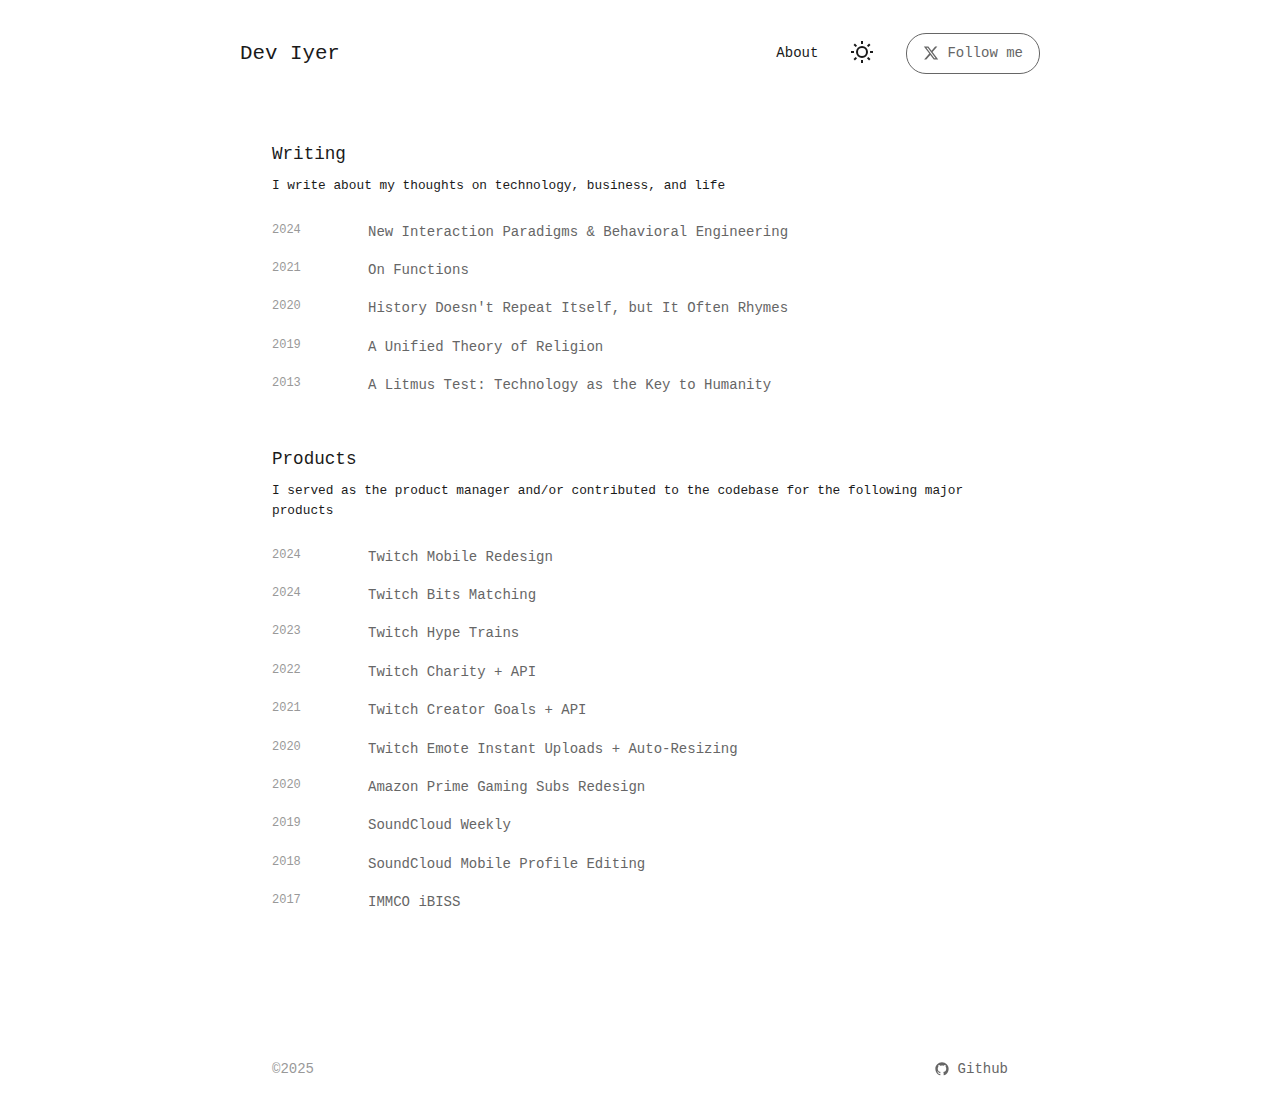
<file: index.html>
<!DOCTYPE html>
<html lang="en">
<head>
    <meta charset="UTF-8">
    <meta name="viewport" content="width=device-width, initial-scale=1.0">
    <meta name="description" content="Dev Iyer - Product Manager and Founder of Graph based in San Francisco. Previously built products at Twitch, SoundCloud, and Amazon.">
    <meta name="keywords" content="Dev Iyer, Product Manager, San Francisco, Twitch, SoundCloud, Graph, Technology">
    <meta name="author" content="Dev Iyer">
    
    <!-- Open Graph / Social Media Meta Tags -->
    <meta property="og:title" content="Dev Iyer - Product Manager & Founder">
    <meta property="og:description" content="Product Manager and Founder of Graph based in San Francisco. Previously built products at Twitch, SoundCloud, and Amazon.">
    <meta property="og:type" content="website">
    <meta property="og:url" content="https://deviyer.com">
    
    <!-- Twitter Card Meta Tags -->
    <meta name="twitter:card" content="summary">
    <meta name="twitter:title" content="Dev Iyer - Product Manager & Founder">
    <meta name="twitter:description" content="Product Manager and Founder of Graph based in San Francisco. Previously built products at Twitch, SoundCloud, and Amazon.">
    
    <title>Dev Iyer</title>
    <link rel="stylesheet" href="styles.css">
    <script type="application/ld+json">
    {
      "@context": "https://schema.org",
      "@type": "Person",
      "name": "Dev Iyer",
      "url": "https://deviyer.com",
      "jobTitle": "Founder",
      "worksFor": {
        "@type": "Organization",
        "name": "Graph"
      },
      "sameAs": [
        "https://x.com/dev1yer",
        "https://github.com/midaz"
      ]
    }
    </script>
</head>
<body class="dark">
    <header>
        <div class="header-content">
            <h1>Dev Iyer</h1>
            <nav>
                <a href="about.html">About</a>
                <button id="theme-toggle" aria-label="Toggle theme">
                    <svg class="sun-icon" viewBox="0 0 24 24" width="24" height="24">
                        <path fill="currentColor" d="M12 18a6 6 0 1 1 0-12 6 6 0 0 1 0 12zm0-2a4 4 0 1 0 0-8 4 4 0 0 0 0 8zM11 1h2v3h-2V1zm0 19h2v3h-2v-3zM3.515 4.929l1.414-1.414L7.05 5.636 5.636 7.05 3.515 4.93zM16.95 18.364l1.414-1.414 2.121 2.121-1.414 1.414-2.121-2.121zm2.121-14.85l1.414 1.415-2.121 2.121-1.414-1.414 2.121-2.121zM5.636 16.95l1.414 1.414-2.121 2.121-1.414-1.414 2.121-2.121zM23 11v2h-3v-2h3zM4 11v2H1v-2h3z"/>
                    </svg>
                </button>
                <a href="https://x.com/dev1yer" target="_blank" rel="noopener" class="twitter-link">
                    <svg class="twitter-icon" viewBox="0 0 24 24" aria-label="X (formerly Twitter) Icon">
                        <path fill="currentColor" d="M18.244 2.25h3.308l-7.227 8.26 8.502 11.24H16.17l-5.214-6.817L4.99 21.75H1.68l7.73-8.835L1.254 2.25H8.08l4.713 6.231zm-1.161 17.52h1.833L7.084 4.126H5.117z"/>
                    </svg>
                    Follow me
                </a>
            </nav>
        </div>
    </header>

    <main>
        <section class="content-section">
            <h2>Writing</h2>
            <h4>I write about my thoughts on technology, business, and life</h4>

            <div class="articles">
                <article>
                    <span class="year">2024</span>
                    <a href="https://substack.com/home/post/p-156073834" target="_blank">New Interaction Paradigms & Behavioral Engineering</a>
                </article>
                <article>
                    <span class="year">2021</span>
                    <a href="https://medium.com/@devpiyer/f7dbf66b785b" target="_blank">On Functions</a>
                </article>
                <article>
                    <span class="year">2020</span>
                    <a href="articles/history-rhymes.html" target="_blank">History Doesn't Repeat Itself, but It Often Rhymes</a>
                </article>
                <article>
                    <span class="year">2019</span>
                    <a href="https://medium.com/@devpiyer/a-unified-theory-of-religion-148fc1672701" target="_blank">A Unified Theory of Religion</a>
                </article>
                <article>
                    <span class="year">2013</span>
                    <a href="articles/a-litmus-test.html" target="_blank">A Litmus Test: Technology as the Key to Humanity
                    </a>
                </article>
            </div>
        </section>

        <section class="content-section">
            <h2>Products</h2>
            <h4>I served as the product manager and/or contributed to the codebase for the following major products</h4>
            <div class="articles">
                <article>
                    <span class="year">2024</span>
                    <a href="#" target="_blank">Twitch Mobile Redesign</a>
                </article>
                <article>
                    <span class="year">2024</span>
                    <a href="https://blog.twitch.tv/en/2023/12/13/it-s-time-for-the-end-of-year-bonus-round/" target="_blank">Twitch Bits Matching</a>
                </article>
                <article>
                    <span class="year">2023</span>
                    <a href="https://www.hawkinson.design/hype-train-alltime-high" target="_blank">Twitch Hype Trains</a>
                </article>
                <article>
                    <span class="year">2022</span>
                    <a href="https://www.hawkinson.design/twitchcharity" target="_blank">Twitch Charity + API</a>
                </article>
                <article>
                    <span class="year">2021</span>
                    <a href="https://www.hawkinson.design/community-goals" target="_blank">Twitch Creator Goals + API</a>
                </article>
                <article>
                    <span class="year">2020</span>
                    <a href="https://www.reddit.com/r/Twitch/comments/h15yu7/affiliates_in_good_standing_are_now_eligible_for/" target="_blank">Twitch Emote Instant Uploads + Auto-Resizing</a>
                </article>
                <article>
                    <span class="year">2020</span>
                    <a href="https://gaming.amazon.com/home?primeSignupMarketplace=ATVPDKIKX0DER" target="_blank">Amazon Prime Gaming Subs Redesign</a>
                </article>
                <article>
                    <span class="year">2019</span>
                    <a href="https://bit.ly/4jVWfst" target="_blank">SoundCloud Weekly</a>
                </article>
                <article>
                    <span class="year">2018</span>
                    <a href="https://bit.ly/40Vxa8t" target="_blank">SoundCloud Mobile Profile Editing</a>
                </article>
                <article>
                    <span class="year">2017</span>
                    <a href="https://www.immcoinc.com/ibiss" target="_blank">IMMCO iBISS</a>
                </article>
            </div>
        </section>
    </main>
    <footer>
        ©2025
        <a href="https://github.com/midaz" target="_blank" class="github-link">
            <svg class="github-icon" viewBox="0 0 24 24" aria-hidden="true">
                <path fill="currentColor" d="M12 2C6.477 2 2 6.477 2 12c0 4.42 2.865 8.167 6.839 9.49.5.092.682-.217.682-.482 0-.237-.008-.866-.013-1.7-2.782.604-3.369-1.34-3.369-1.34-.454-1.156-1.11-1.464-1.11-1.464-.908-.62.069-.608.069-.608 1.003.07 1.531 1.03 1.531 1.03.892 1.529 2.341 1.087 2.91.832.092-.647.35-1.088.636-1.338-2.22-.253-4.555-1.11-4.555-4.943 0-1.091.39-1.984 1.029-2.683-.103-.253-.446-1.271.098-2.65 0 0 .84-.269 2.75 1.025A9.564 9.564 0 0112 6.844c.85.004 1.705.115 2.504.337 1.909-1.294 2.747-1.025 2.747-1.025.546 1.379.202 2.397.1 2.65.64.699 1.028 1.592 1.028 2.683 0 3.842-2.339 4.687-4.566 4.935.359.309.678.919.678 1.852 0 1.336-.012 2.415-.012 2.743 0 .267.18.578.688.48C19.137 20.164 22 16.418 22 12c0-5.523-4.477-10-10-10z"/>
            </svg>
            Github
        </a>
    </footer>
    <script src="script.js"></script>
</body>
</html>
</file>
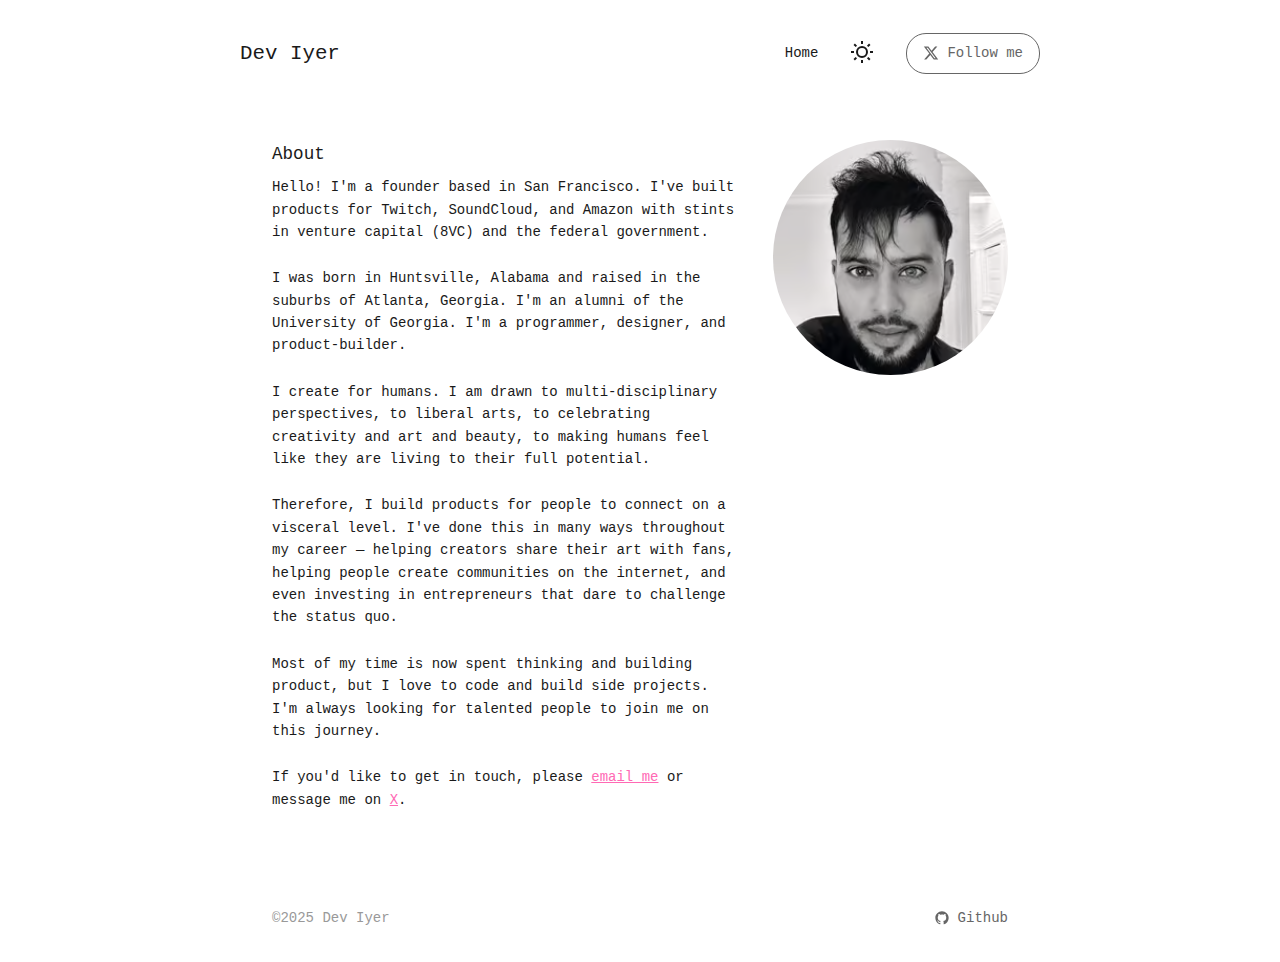
<file: about.html>
<!DOCTYPE html>
<html lang="en">
<head>
    <meta charset="UTF-8">
    <meta name="viewport" content="width=device-width, initial-scale=1.0">
    <meta name="description" content="About Dev Iyer - Product Manager and Founder based in San Francisco. Learn about my background, philosophy, and current work building Graph.">
    <meta name="keywords" content="Dev Iyer, Product Manager, San Francisco, Graph, Technology, About">
    <meta name="author" content="Dev Iyer">
    
    <!-- Open Graph / Social Media Meta Tags -->
    <meta property="og:title" content="About Dev Iyer - Product Manager & Founder">
    <meta property="og:description" content="Learn about Dev Iyer's background, philosophy, and current work building Graph in San Francisco.">
    <meta property="og:type" content="website">
    <meta property="og:url" content="https://deviyer.com/about.html">
    
    <!-- Twitter Card Meta Tags -->
    <meta name="twitter:card" content="summary">
    <meta name="twitter:title" content="About Dev Iyer">
    <meta name="twitter:description" content="Learn about Dev Iyer's background, philosophy, and current work building Graph in San Francisco.">
    
    <!-- Favicon -->
    <link rel="icon" type="image/x-icon" href="/assets/favicon/favicon.ico">
    <link rel="icon" type="image/png" sizes="32x32" href="/assets/favicon/favicon-32x32.png">
    <link rel="icon" type="image/png" sizes="16x16" href="/assets/favicon/favicon-16x16.png">
    <link rel="apple-touch-icon" sizes="180x180" href="/assets/favicon/apple-touch-icon.png">
    <meta name="theme-color" content="#ff69b4">
    
    <title>About - Dev Iyer</title>
    <link rel="stylesheet" href="styles.css">
    
    <!-- Preconnect to external domains -->
    <link rel="preconnect" href="https://x.com">
    <link rel="preconnect" href="https://github.com">
    
    <script type="application/ld+json">
    {
      "@context": "https://schema.org",
      "@type": "AboutPage",
      "mainEntity": {
        "@type": "Person",
        "name": "Dev Iyer",
        "jobTitle": "Founder",
        "worksFor": {
          "@type": "Organization",
          "name": "Graph"
        },
        "alumniOf": "University of Georgia",
        "birthPlace": "Huntsville, Alabama"
      }
    }
    </script>
</head>
<body class="dark">
    <header>
        <div class="header-content">
            <h1>Dev Iyer</h1>
            <nav>
                <a href="index.html">Home</a>
                <button id="theme-toggle" aria-label="Toggle dark/light theme">
                    <svg class="sun-icon" viewBox="0 0 24 24" width="24" height="24" aria-hidden="true">
                        <path fill="currentColor" d="M12 18a6 6 0 1 1 0-12 6 6 0 0 1 0 12zm0-2a4 4 0 1 0 0-8 4 4 0 0 0 0 8zM11 1h2v3h-2V1zm0 19h2v3h-2v-3zM3.515 4.929l1.414-1.414L7.05 5.636 5.636 7.05 3.515 4.93zM16.95 18.364l1.414-1.414 2.121 2.121-1.414 1.414-2.121-2.121zm2.121-14.85l1.414 1.415-2.121 2.121-1.414-1.414 2.121-2.121zM5.636 16.95l1.414 1.414-2.121 2.121-1.414-1.414 2.121-2.121zM23 11v2h-3v-2h3zM4 11v2H1v-2h3z"/>
                    </svg>
                </button>
                <a href="https://x.com/dev1yer" target="_blank" rel="noopener" class="twitter-link" aria-label="Follow me on X (formerly Twitter)">
                    <svg class="twitter-icon" viewBox="0 0 24 24" aria-hidden="true">
                        <path fill="currentColor" d="M18.244 2.25h3.308l-7.227 8.26 8.502 11.24H16.17l-5.214-6.817L4.99 21.75H1.68l7.73-8.835L1.254 2.25H8.08l4.713 6.231zm-1.161 17.52h1.833L7.084 4.126H5.117z"/>
                    </svg>
                    Follow me
                </a>
            </nav>
        </div>
    </header>

    <main class="about-page">
        <div class="about-content">
            <div class="about-text">
                <h2>About</h2>
                <p class="mb-4">Hello! I'm a founder based in San Francisco. I've built products for Twitch, SoundCloud, and Amazon with stints in venture capital (8VC) and the federal government.</p>
                
                <p class="mb-4">I was born in Huntsville, Alabama and raised in the suburbs of Atlanta, Georgia. I'm an alumni of the University of Georgia. I'm a programmer, designer, and product-builder.</p>
                
                <p class="mb-4">I create for humans. I am drawn to multi-disciplinary perspectives, to liberal arts, to celebrating creativity and art and beauty, to making humans feel like they are living to their full potential.</p>
                
                <p class="mb-4">Therefore, I build products for people to connect on a visceral level. I've done this in many ways throughout my career — helping creators share their art with fans, helping people create communities on the internet, and even investing in entrepreneurs that dare to challenge the status quo.</p>   
                
                <p class="mb-4">Most of my time is now spent thinking and building product, but I love to code and build side projects. I'm always looking for talented people to join me on this journey.</p>
                
                <p>If you'd like to get in touch, please <a href="mailto:devpiyer@gmail.com">email me</a> or message me on <a href="https://x.com/dev1yer" target="_blank" rel="noopener">X</a>.</p>
            </div>
            <div class="profile-image">
                <img 
                    src="assets/images/about/deviyer.png" 
                    alt="Dev Iyer - Product Manager and Founder" 
                    width="400" 
                    height="400"
                    loading="lazy"
                />
            </div>
        </div>
    </main>
    <footer>
        <span>©2025 Dev Iyer</span>
        <a href="https://github.com/midaz" target="_blank" rel="noopener" class="github-link">
            <svg class="github-icon" viewBox="0 0 24 24" aria-hidden="true">
                <path fill="currentColor" d="M12 2C6.477 2 2 6.477 2 12c0 4.42 2.865 8.167 6.839 9.49.5.092.682-.217.682-.482 0-.237-.008-.866-.013-1.7-2.782.604-3.369-1.34-3.369-1.34-.454-1.156-1.11-1.464-1.11-1.464-.908-.62.069-.608.069-.608 1.003.07 1.531 1.03 1.531 1.03.892 1.529 2.341 1.087 2.91.832.092-.647.35-1.088.636-1.338-2.22-.253-4.555-1.11-4.555-4.943 0-1.091.39-1.984 1.029-2.683-.103-.253-.446-1.271.098-2.65 0 0 .84-.269 2.75 1.025A9.564 9.564 0 0112 6.844c.85.004 1.705.115 2.504.337 1.909-1.294 2.747-1.025 2.747-1.025.546 1.379.202 2.397.1 2.65.64.699 1.028 1.592 1.028 2.683 0 3.842-2.339 4.687-4.566 4.935.359.309.678.919.678 1.852 0 1.336-.012 2.415-.012 2.743 0 .267.18.578.688.48C19.137 20.164 22 16.418 22 12c0-5.523-4.477-10-10-10z"/>
            </svg>
            Github
        </a>
    </footer>
    <script src="script.js"></script>
</body>
</html>
</file>
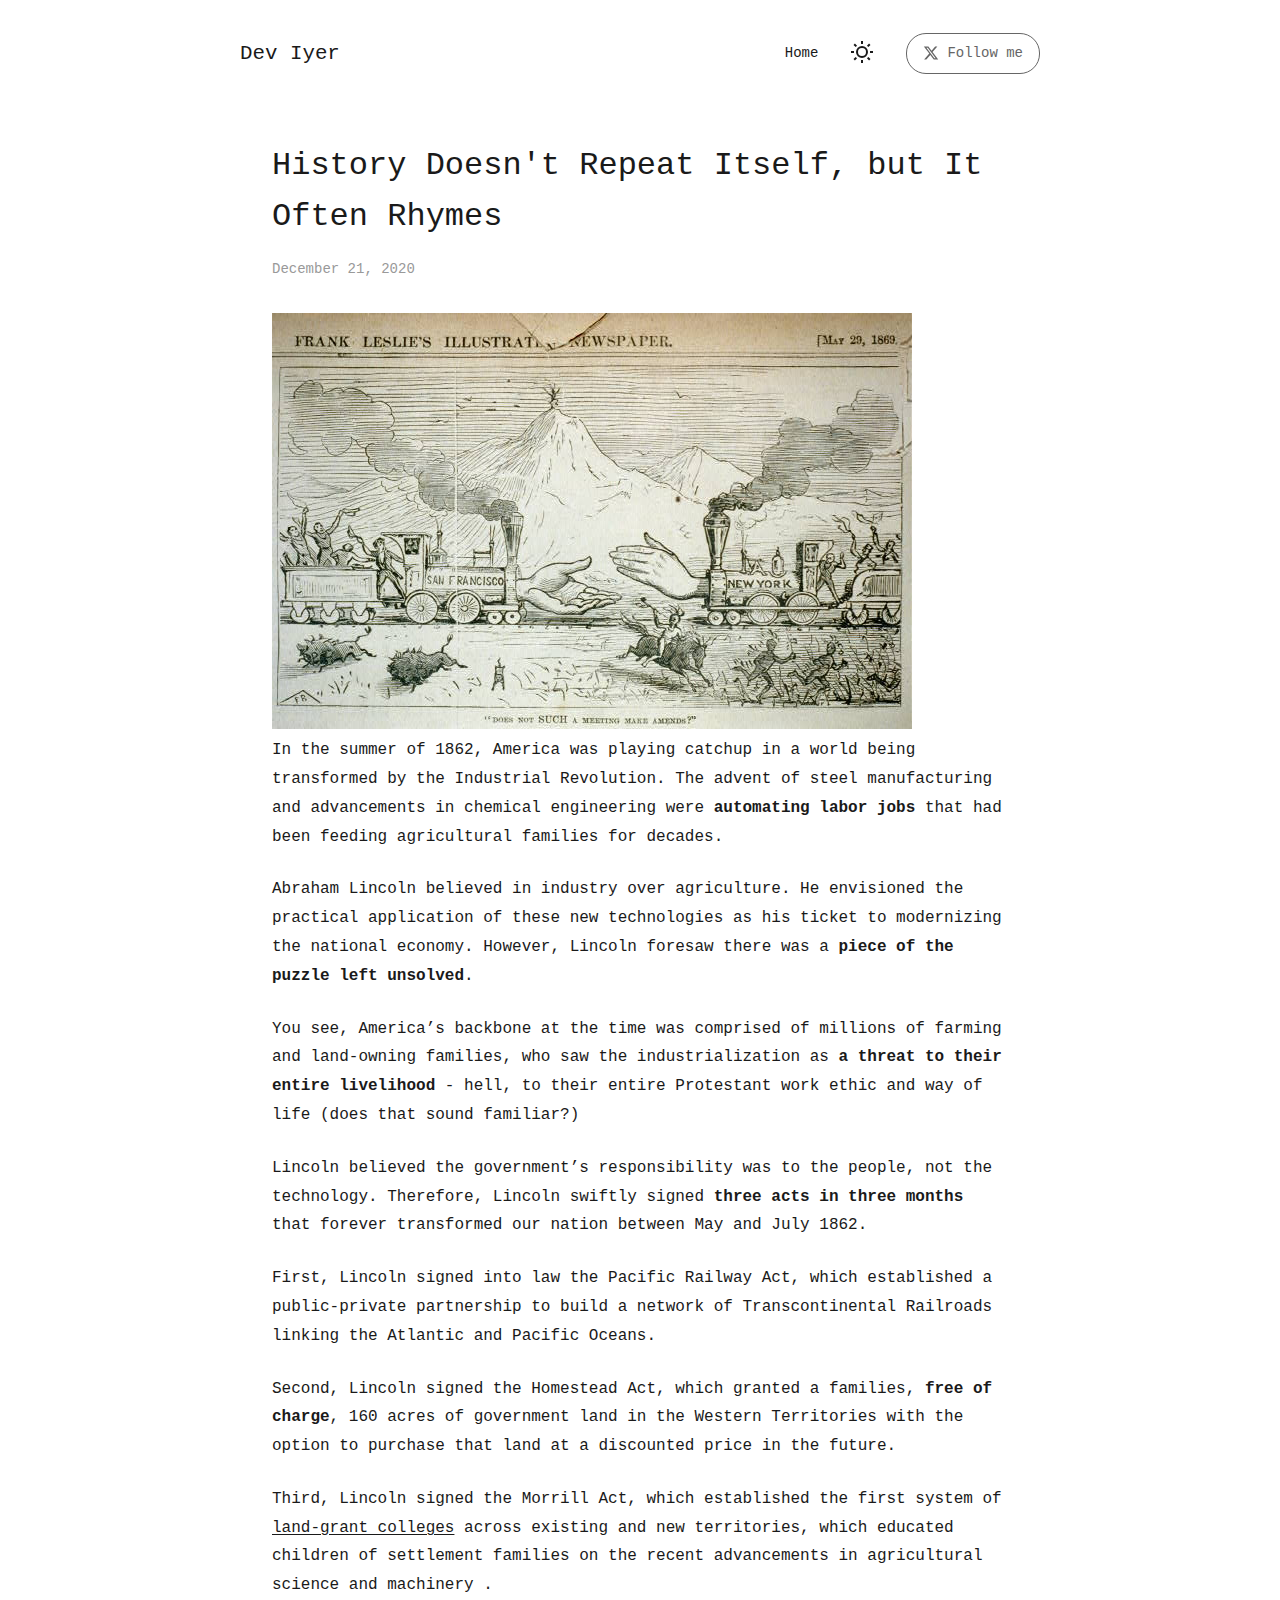
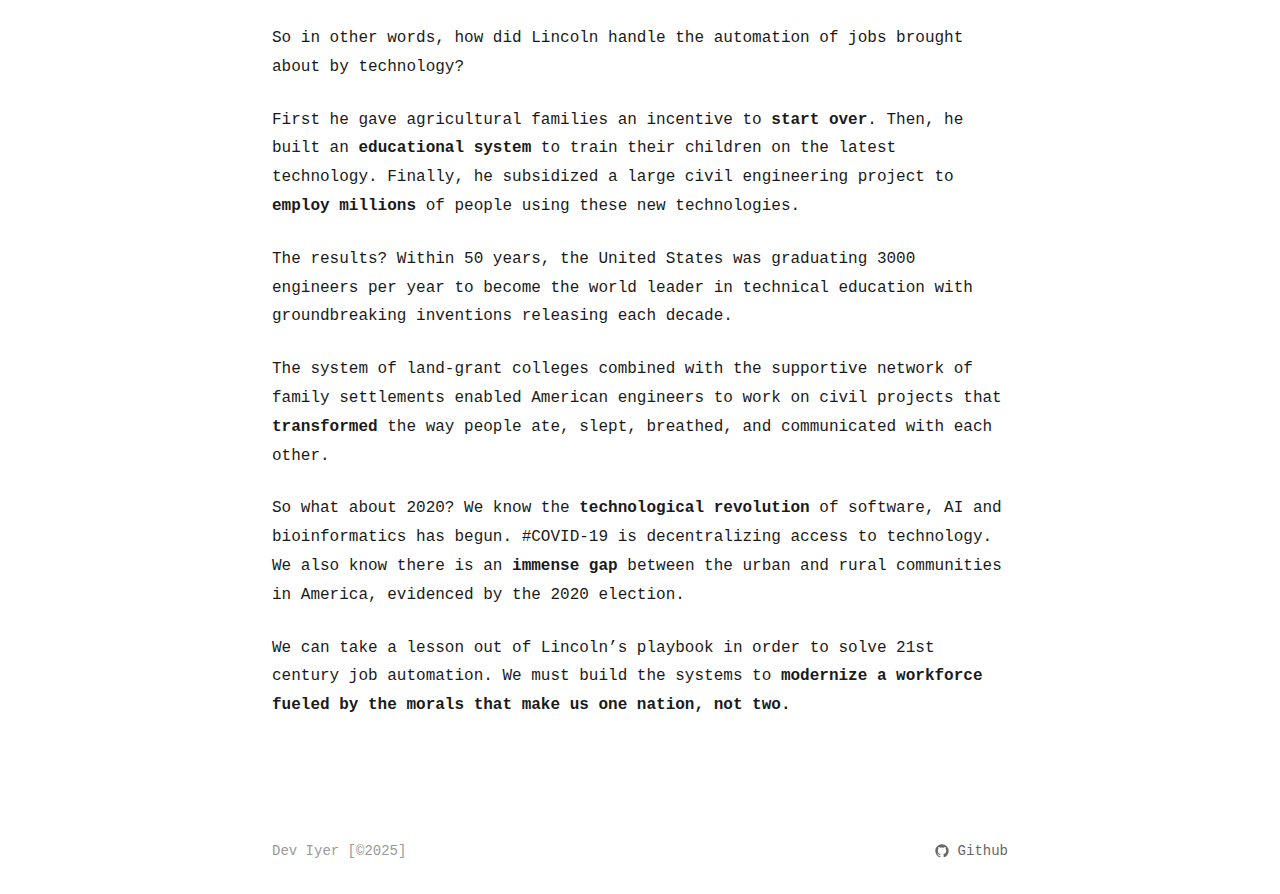
<file: articles/history-rhymes.html>
<!DOCTYPE html>
<html lang="en">
<head>
    <meta charset="UTF-8">
    <meta name="viewport" content="width=device-width, initial-scale=1.0">
    <title>History Doesn't Repeat Itself, but It Often Rhymes</title>
    <link rel="stylesheet" href="../styles.css">
</head>
<body class="dark">
    <header>
        <div class="header-content">
            <h1>Dev Iyer</h1>
            <nav>
                <a href="../index.html">Home</a>
                <button id="theme-toggle" aria-label="Toggle theme">
                    <svg class="sun-icon" viewBox="0 0 24 24" width="24" height="24">
                        <path fill="currentColor" d="M12 18a6 6 0 1 1 0-12 6 6 0 0 1 0 12zm0-2a4 4 0 1 0 0-8 4 4 0 0 0 0 8zM11 1h2v3h-2V1zm0 19h2v3h-2v-3zM3.515 4.929l1.414-1.414L7.05 5.636 5.636 7.05 3.515 4.93zM16.95 18.364l1.414-1.414 2.121 2.121-1.414 1.414-2.121-2.121zm2.121-14.85l1.414 1.415-2.121 2.121-1.414-1.414 2.121-2.121zM5.636 16.95l1.414 1.414-2.121 2.121-1.414-1.414 2.121-2.121zM23 11v2h-3v-2h3zM4 11v2H1v-2h3z"/>
                    </svg>
                </button>
                <a href="https://x.com/dev1yer" target="_blank" class="twitter-link">
                    <svg class="twitter-icon" viewBox="0 0 24 24" aria-hidden="true">
                        <path fill="currentColor" d="M18.244 2.25h3.308l-7.227 8.26 8.502 11.24H16.17l-5.214-6.817L4.99 21.75H1.68l7.73-8.835L1.254 2.25H8.08l4.713 6.231zm-1.161 17.52h1.833L7.084 4.126H5.117z"/>
                    </svg>
                    Follow me
                </a>
            </nav>
        </div>
    </header>

    <main class="article-page">
        <article>
            <h1 class="article-title">History Doesn't Repeat Itself, but It Often Rhymes</h1>
            <div class="article-metadata">
                <span class="article-date">December 21, 2020</span>
            </div>
            <!-- Simple image -->
            <img src="../assets/images/article-images/pra.jpg" alt="System Architecture Diagram">
            <div class="article-content">
                <p><span>In the summer of 1862, America was playing catchup in a world being transformed by the Industrial Revolution. The advent of steel manufacturing and advancements in chemical engineering were </span><strong>automating labor jobs</strong><span> that had been feeding agricultural families for decades.&nbsp;</span></p><p><span>Abraham Lincoln believed in industry over agriculture. He envisioned the practical application of these new technologies as his ticket to modernizing the national economy. However, Lincoln foresaw there was a </span><strong>piece of the puzzle left unsolved</strong><span>.&nbsp;</span></p><p><span>You see, America’s backbone at the time was comprised of millions of farming and land-owning families, who saw the industrialization as </span><strong>a threat to their entire livelihood</strong><span> - hell, to their entire Protestant work ethic and way of life (does that sound familiar?)</span></p><p><span>Lincoln believed the government’s responsibility was to the people, not the technology. Therefore, Lincoln swiftly signed </span><strong>three acts in three months</strong><span> that forever transformed our nation between May and July 1862.&nbsp;</span></p><p>First, Lincoln signed into law the Pacific Railway Act, which established a public-private partnership to build a network of Transcontinental Railroads linking the Atlantic and Pacific Oceans.&nbsp;</p><p><span>Second, Lincoln signed the Homestead Act, which granted a families, </span><strong>free of charge</strong><span>, 160 acres of government land in the Western Territories with the option to purchase that land at a discounted price in the future.&nbsp;</span></p><p><span>Third, Lincoln signed the Morrill Act, which established the first system of </span><a href="https://en.wikipedia.org/wiki/Morrill_Land-Grant_Acts#/media/File:Land_Grant_Colleges_Map.svg" rel="nofollow ugc noopener">land-grant colleges</a><span> across existing and new territories, which educated children of settlement families on the recent advancements in agricultural science and machinery .&nbsp;</span></p><p>So in other words, how did Lincoln handle the automation of jobs brought about by technology?</p><p><span>First he gave agricultural families an incentive to </span><strong>start over</strong><span>. Then, he built an </span><strong>educational system </strong><span>to train their children on the latest technology. Finally, he subsidized a large civil engineering project to </span><strong>employ millions</strong><span> of people using these new technologies.</span></p><p>The results? Within 50 years, the United States was graduating 3000 engineers per year to become the world leader in technical education with groundbreaking inventions releasing each decade.&nbsp;</p><p><span>The system of land-grant colleges combined with the supportive network of family settlements enabled American engineers to work on civil projects that </span><strong>transformed</strong><span> the way people ate, slept, breathed, and communicated with each other.</span></p><p><span>So what about 2020? We know the </span><strong>technological revolution</strong><span> of software, AI and bioinformatics has begun. #COVID-19 is decentralizing access to technology. We also know there is an </span><strong>immense gap</strong><span> between the urban and rural communities in America, evidenced by the 2020 election.&nbsp;</span></p><p><span>We can take a lesson out of Lincoln’s playbook in order to solve 21st century job automation. We must build the systems to </span><strong>modernize a workforce fueled by the morals that make us one nation, not two.&nbsp;</strong></p>
            </div>
        </article>
    </main>

    <footer>
        Dev Iyer [©2025]
        <a href="https://github.com/midaz" target="_blank" class="github-link">
            <svg class="github-icon" viewBox="0 0 24 24" aria-hidden="true">
                <path fill="currentColor" d="M12 2C6.477 2 2 6.477 2 12c0 4.42 2.865 8.167 6.839 9.49.5.092.682-.217.682-.482 0-.237-.008-.866-.013-1.7-2.782.604-3.369-1.34-3.369-1.34-.454-1.156-1.11-1.464-1.11-1.464-.908-.62.069-.608.069-.608 1.003.07 1.531 1.03 1.531 1.03.892 1.529 2.341 1.087 2.91.832.092-.647.35-1.088.636-1.338-2.22-.253-4.555-1.11-4.555-4.943 0-1.091.39-1.984 1.029-2.683-.103-.253-.446-1.271.098-2.65 0 0 .84-.269 2.75 1.025A9.564 9.564 0 0112 6.844c.85.004 1.705.115 2.504.337 1.909-1.294 2.747-1.025 2.747-1.025.546 1.379.202 2.397.1 2.65.64.699 1.028 1.592 1.028 2.683 0 3.842-2.339 4.687-4.566 4.935.359.309.678.919.678 1.852 0 1.336-.012 2.415-.012 2.743 0 .267.18.578.688.48C19.137 20.164 22 16.418 22 12c0-5.523-4.477-10-10-10z"/>
            </svg>
            Github
        </a>
    </footer>
    <script src="../script.js"></script>
</body>
</html>
</file>
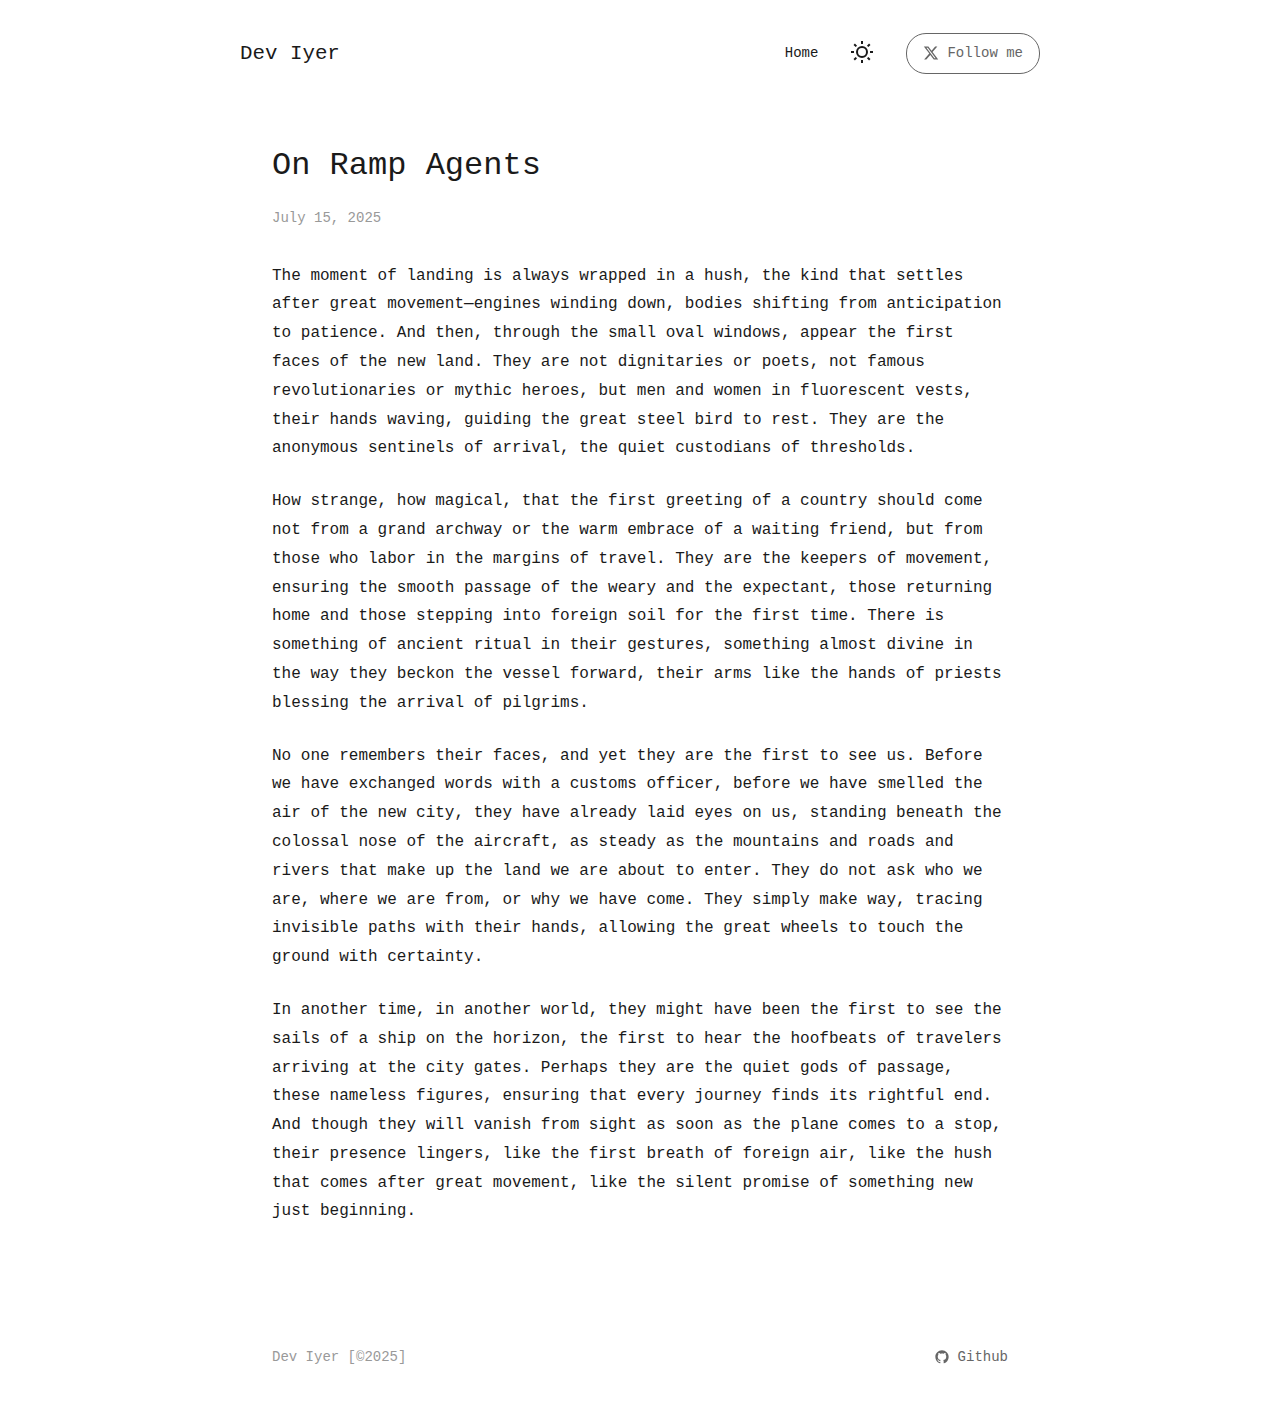
<file: articles/on-ramp-agents.html>
<!DOCTYPE html>
<html lang="en">
<head>
    <meta charset="UTF-8">
    <meta name="viewport" content="width=device-width, initial-scale=1.0">
    <title>Template</title>
    <link rel="stylesheet" href="../styles.css">
</head>
<body class="dark">
    <header>
        <div class="header-content">
            <h1>Dev Iyer</h1>
            <nav>
                <a href="../index.html">Home</a>
                <button id="theme-toggle" aria-label="Toggle theme">
                    <svg class="sun-icon" viewBox="0 0 24 24" width="24" height="24">
                        <path fill="currentColor" d="M12 18a6 6 0 1 1 0-12 6 6 0 0 1 0 12zm0-2a4 4 0 1 0 0-8 4 4 0 0 0 0 8zM11 1h2v3h-2V1zm0 19h2v3h-2v-3zM3.515 4.929l1.414-1.414L7.05 5.636 5.636 7.05 3.515 4.93zM16.95 18.364l1.414-1.414 2.121 2.121-1.414 1.414-2.121-2.121zm2.121-14.85l1.414 1.415-2.121 2.121-1.414-1.414 2.121-2.121zM5.636 16.95l1.414 1.414-2.121 2.121-1.414-1.414 2.121-2.121zM23 11v2h-3v-2h3zM4 11v2H1v-2h3z"/>
                    </svg>
                </button>
                <a href="https://x.com/dev1yer" target="_blank" class="twitter-link">
                    <svg class="twitter-icon" viewBox="0 0 24 24" aria-hidden="true">
                        <path fill="currentColor" d="M18.244 2.25h3.308l-7.227 8.26 8.502 11.24H16.17l-5.214-6.817L4.99 21.75H1.68l7.73-8.835L1.254 2.25H8.08l4.713 6.231zm-1.161 17.52h1.833L7.084 4.126H5.117z"/>
                    </svg>
                    Follow me
                </a>
            </nav>
        </div>
    </header>

    <main class="article-page">
        <article>
            <h1 class="article-title">On Ramp Agents</h1>
            <div class="article-metadata">
                <span class="article-date">July 15, 2025</span>
            </div>
            <div class="article-content">
            <p>The moment of landing is always wrapped in a hush, the kind that settles after great movement—engines winding down, bodies shifting from anticipation to patience. And then, through the small oval windows, appear the first faces of the new land. They are not dignitaries or poets, not famous revolutionaries or mythic heroes, but men and women in fluorescent vests, their hands waving, guiding the great steel bird to rest. They are the anonymous sentinels of arrival, the quiet custodians of thresholds.</p>

            </p>How strange, how magical, that the first greeting of a country should come not from a grand archway or the warm embrace of a waiting friend, but from those who labor in the margins of travel. They are the keepers of movement, ensuring the smooth passage of the weary and the expectant, those returning home and those stepping into foreign soil for the first time. There is something of ancient ritual in their gestures, something almost divine in the way they beckon the vessel forward, their arms like the hands of priests blessing the arrival of pilgrims.

            </p>No one remembers their faces, and yet they are the first to see us. Before we have exchanged words with a customs officer, before we have smelled the air of the new city, they have already laid eyes on us, standing beneath the colossal nose of the aircraft, as steady as the mountains and roads and rivers that make up the land we are about to enter. They do not ask who we are, where we are from, or why we have come. They simply make way, tracing invisible paths with their hands, allowing the great wheels to touch the ground with certainty.

            </p>In another time, in another world, they might have been the first to see the sails of a ship on the horizon, the first to hear the hoofbeats of travelers arriving at the city gates. Perhaps they are the quiet gods of passage, these nameless figures, ensuring that every journey finds its rightful end. And though they will vanish from sight as soon as the plane comes to a stop, their presence lingers, like the first breath of foreign air, like the hush that comes after great movement, like the silent promise of something new just beginning. </p>
            </div>
        </article>
    </main>

    <footer>
        Dev Iyer [©2025]
        <a href="https://github.com/midaz" target="_blank" class="github-link">
            <svg class="github-icon" viewBox="0 0 24 24" aria-hidden="true">
                <path fill="currentColor" d="M12 2C6.477 2 2 6.477 2 12c0 4.42 2.865 8.167 6.839 9.49.5.092.682-.217.682-.482 0-.237-.008-.866-.013-1.7-2.782.604-3.369-1.34-3.369-1.34-.454-1.156-1.11-1.464-1.11-1.464-.908-.62.069-.608.069-.608 1.003.07 1.531 1.03 1.531 1.03.892 1.529 2.341 1.087 2.91.832.092-.647.35-1.088.636-1.338-2.22-.253-4.555-1.11-4.555-4.943 0-1.091.39-1.984 1.029-2.683-.103-.253-.446-1.271.098-2.65 0 0 .84-.269 2.75 1.025A9.564 9.564 0 0112 6.844c.85.004 1.705.115 2.504.337 1.909-1.294 2.747-1.025 2.747-1.025.546 1.379.202 2.397.1 2.65.64.699 1.028 1.592 1.028 2.683 0 3.842-2.339 4.687-4.566 4.935.359.309.678.919.678 1.852 0 1.336-.012 2.415-.012 2.743 0 .267.18.578.688.48C19.137 20.164 22 16.418 22 12c0-5.523-4.477-10-10-10z"/>
            </svg>
            Github
        </a>
    </footer>
    <script src="../script.js"></script>
</body>
</html>
</file>
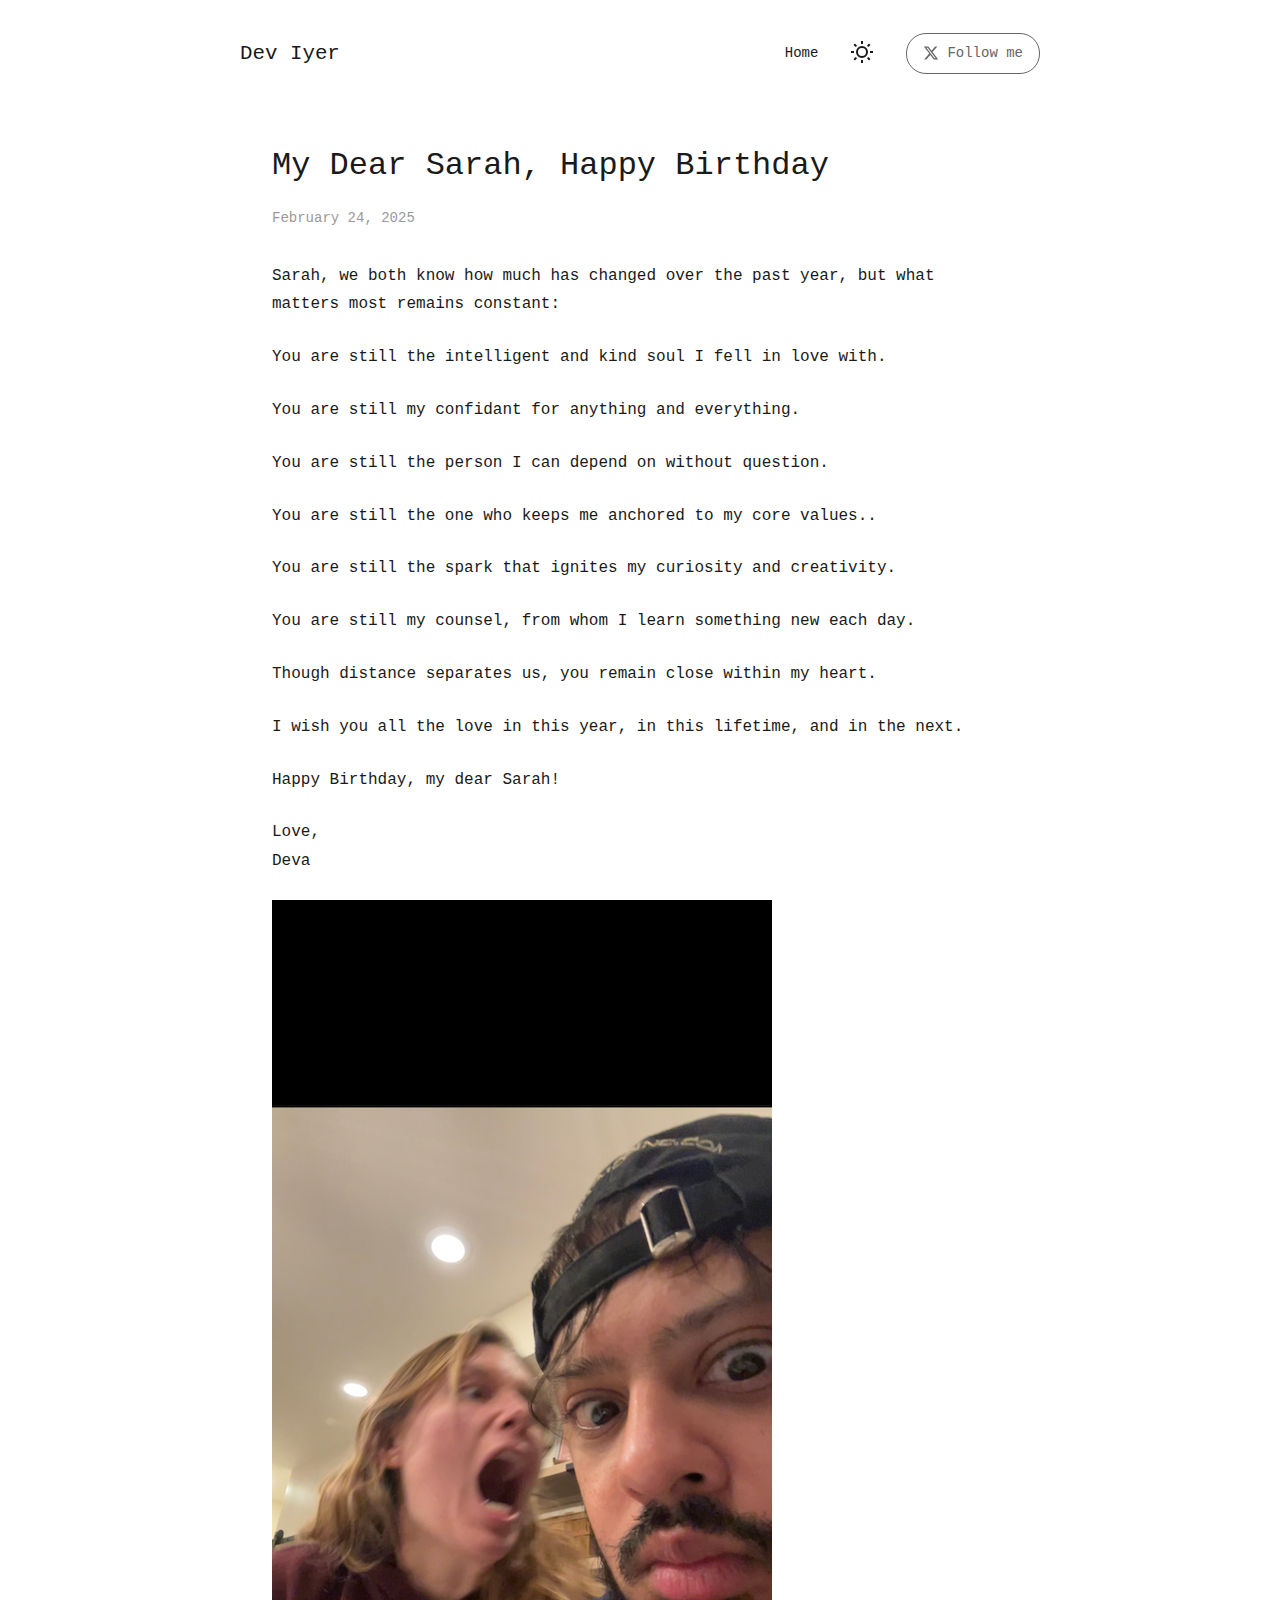
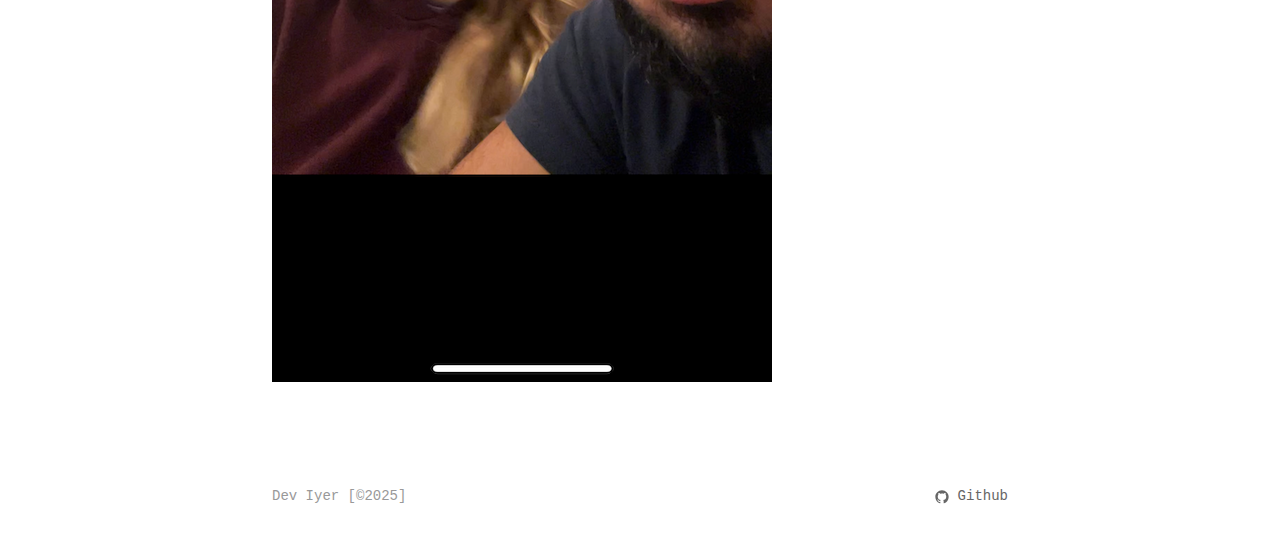
<file: articles/sarah.html>
<!DOCTYPE html>
<html lang="en">
<head>
    <meta charset="UTF-8">
    <meta name="viewport" content="width=device-width, initial-scale=1.0">
    <title>Dear Sarah</title>
    <link rel="stylesheet" href="../styles.css">
</head>
<body class="dark">
    <header>
        <div class="header-content">
            <h1>Dev Iyer</h1>
            <nav>
                <a href="../index.html">Home</a>
                <button id="theme-toggle" aria-label="Toggle theme">
                    <svg class="sun-icon" viewBox="0 0 24 24" width="24" height="24">
                        <path fill="currentColor" d="M12 18a6 6 0 1 1 0-12 6 6 0 0 1 0 12zm0-2a4 4 0 1 0 0-8 4 4 0 0 0 0 8zM11 1h2v3h-2V1zm0 19h2v3h-2v-3zM3.515 4.929l1.414-1.414L7.05 5.636 5.636 7.05 3.515 4.93zM16.95 18.364l1.414-1.414 2.121 2.121-1.414 1.414-2.121-2.121zm2.121-14.85l1.414 1.415-2.121 2.121-1.414-1.414 2.121-2.121zM5.636 16.95l1.414 1.414-2.121 2.121-1.414-1.414 2.121-2.121zM23 11v2h-3v-2h3zM4 11v2H1v-2h3z"/>
                    </svg>
                </button>
                <a href="https://x.com/dev1yer" target="_blank" class="twitter-link">
                    <svg class="twitter-icon" viewBox="0 0 24 24" aria-hidden="true">
                        <path fill="currentColor" d="M18.244 2.25h3.308l-7.227 8.26 8.502 11.24H16.17l-5.214-6.817L4.99 21.75H1.68l7.73-8.835L1.254 2.25H8.08l4.713 6.231zm-1.161 17.52h1.833L7.084 4.126H5.117z"/>
                    </svg>
                    Follow me
                </a>
            </nav>
        </div>
    </header>

    <main class="article-page">
        <article>
            <h1 class="article-title">My Dear Sarah, Happy Birthday</h1>
            <div class="article-metadata">
                <span class="article-date">February 24, 2025</span>
            </div>
            <!-- Simple image -->
            <div class="article-content">
                <p>Sarah, we both know how much has changed over the past year, but what matters most remains constant:</p>
                <p>You are still the intelligent and kind soul I fell in love with.</p>
                <p>You are still my confidant for anything and everything. </p>
                <p>You are still the person I can depend on without question. </p>
                <p>You are still the one who keeps me anchored to my core values..</p>
                <p>You are still the spark that ignites my curiosity and creativity.</p>
                <p>You are still my counsel, from whom I learn something new each day.</p>    
                <p>Though distance separates us, you remain close within my heart.</p> 
                <p>I wish you all the love in this year, in this lifetime, and in the next.</p>
                <p>Happy Birthday, my dear Sarah!</p>
                <p>Love, <br> Deva</p>
            </div>
            <img src="../assets/images/article-images/sarah-dev.png" alt="When you eat me">

        </article>
    </main>
    <footer>
        Dev Iyer [©2025]
        <a href="https://github.com/midaz" target="_blank" class="github-link">
            <svg class="github-icon" viewBox="0 0 24 24" aria-hidden="true">
                <path fill="currentColor" d="M12 2C6.477 2 2 6.477 2 12c0 4.42 2.865 8.167 6.839 9.49.5.092.682-.217.682-.482 0-.237-.008-.866-.013-1.7-2.782.604-3.369-1.34-3.369-1.34-.454-1.156-1.11-1.464-1.11-1.464-.908-.62.069-.608.069-.608 1.003.07 1.531 1.03 1.531 1.03.892 1.529 2.341 1.087 2.91.832.092-.647.35-1.088.636-1.338-2.22-.253-4.555-1.11-4.555-4.943 0-1.091.39-1.984 1.029-2.683-.103-.253-.446-1.271.098-2.65 0 0 .84-.269 2.75 1.025A9.564 9.564 0 0112 6.844c.85.004 1.705.115 2.504.337 1.909-1.294 2.747-1.025 2.747-1.025.546 1.379.202 2.397.1 2.65.64.699 1.028 1.592 1.028 2.683 0 3.842-2.339 4.687-4.566 4.935.359.309.678.919.678 1.852 0 1.336-.012 2.415-.012 2.743 0 .267.18.578.688.48C19.137 20.164 22 16.418 22 12c0-5.523-4.477-10-10-10z"/>
            </svg>
            Github
        </a>
    </footer>
    <script src="../script.js"></script>
</body>
</html>
</file>
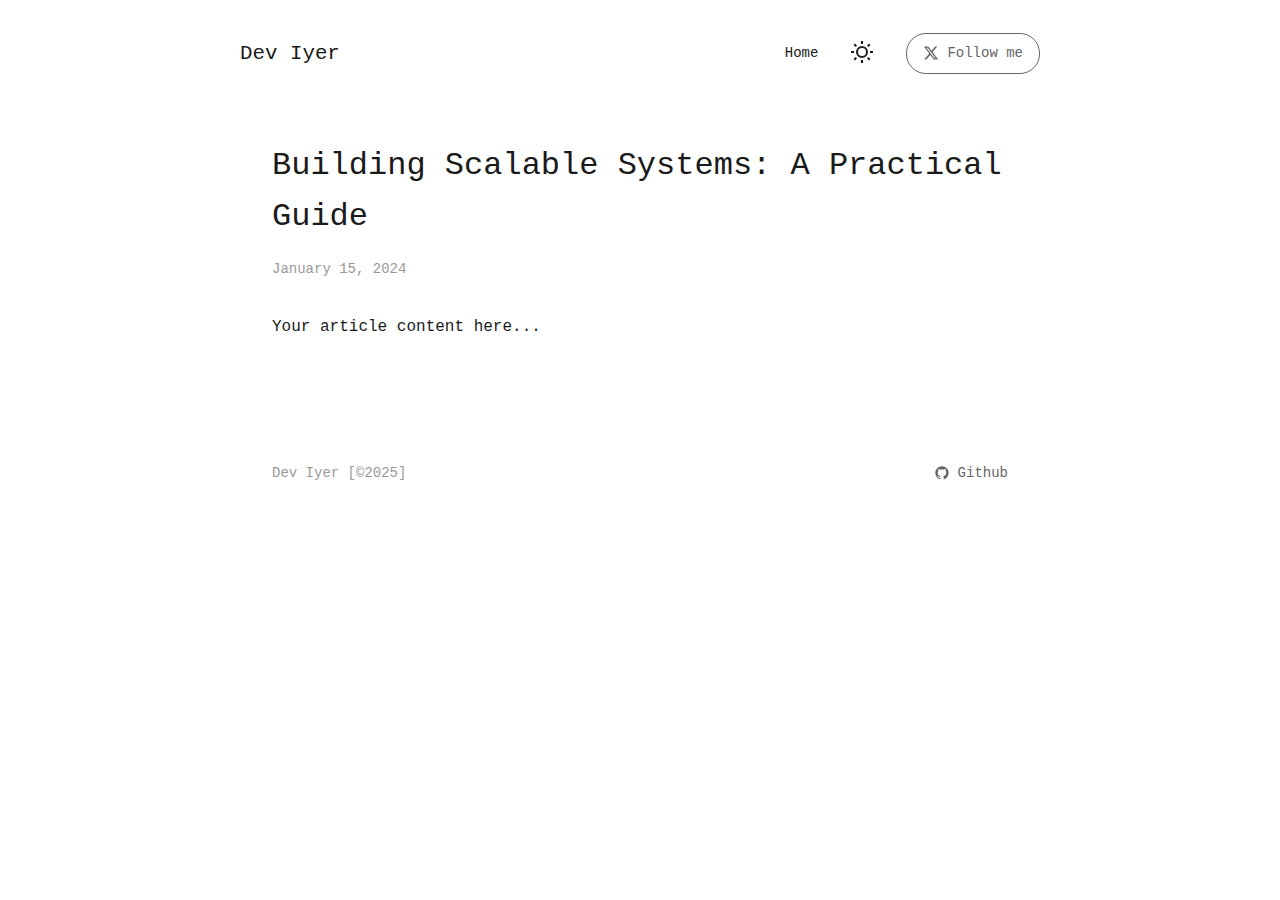
<file: articles/template.html>
<!DOCTYPE html>
<html lang="en">
<head>
    <meta charset="UTF-8">
    <meta name="viewport" content="width=device-width, initial-scale=1.0">
    <title>Template</title>
    <link rel="stylesheet" href="../styles.css">
</head>
<body class="dark">
    <header>
        <div class="header-content">
            <h1>Dev Iyer</h1>
            <nav>
                <a href="../index.html">Home</a>
                <button id="theme-toggle" aria-label="Toggle theme">
                    <svg class="sun-icon" viewBox="0 0 24 24" width="24" height="24">
                        <path fill="currentColor" d="M12 18a6 6 0 1 1 0-12 6 6 0 0 1 0 12zm0-2a4 4 0 1 0 0-8 4 4 0 0 0 0 8zM11 1h2v3h-2V1zm0 19h2v3h-2v-3zM3.515 4.929l1.414-1.414L7.05 5.636 5.636 7.05 3.515 4.93zM16.95 18.364l1.414-1.414 2.121 2.121-1.414 1.414-2.121-2.121zm2.121-14.85l1.414 1.415-2.121 2.121-1.414-1.414 2.121-2.121zM5.636 16.95l1.414 1.414-2.121 2.121-1.414-1.414 2.121-2.121zM23 11v2h-3v-2h3zM4 11v2H1v-2h3z"/>
                    </svg>
                </button>
                <a href="https://x.com/dev1yer" target="_blank" class="twitter-link">
                    <svg class="twitter-icon" viewBox="0 0 24 24" aria-hidden="true">
                        <path fill="currentColor" d="M18.244 2.25h3.308l-7.227 8.26 8.502 11.24H16.17l-5.214-6.817L4.99 21.75H1.68l7.73-8.835L1.254 2.25H8.08l4.713 6.231zm-1.161 17.52h1.833L7.084 4.126H5.117z"/>
                    </svg>
                    Follow me
                </a>
            </nav>
        </div>
    </header>

    <main class="article-page">
        <article>
            <h1 class="article-title">Building Scalable Systems: A Practical Guide</h1>
            <div class="article-metadata">
                <span class="article-date">January 15, 2024</span>
            </div>
            <div class="article-content">
                <p>Your article content here...</p>
            </div>
        </article>
    </main>

    <footer>
        Dev Iyer [©2025]
        <a href="https://github.com/midaz" target="_blank" class="github-link">
            <svg class="github-icon" viewBox="0 0 24 24" aria-hidden="true">
                <path fill="currentColor" d="M12 2C6.477 2 2 6.477 2 12c0 4.42 2.865 8.167 6.839 9.49.5.092.682-.217.682-.482 0-.237-.008-.866-.013-1.7-2.782.604-3.369-1.34-3.369-1.34-.454-1.156-1.11-1.464-1.11-1.464-.908-.62.069-.608.069-.608 1.003.07 1.531 1.03 1.531 1.03.892 1.529 2.341 1.087 2.91.832.092-.647.35-1.088.636-1.338-2.22-.253-4.555-1.11-4.555-4.943 0-1.091.39-1.984 1.029-2.683-.103-.253-.446-1.271.098-2.65 0 0 .84-.269 2.75 1.025A9.564 9.564 0 0112 6.844c.85.004 1.705.115 2.504.337 1.909-1.294 2.747-1.025 2.747-1.025.546 1.379.202 2.397.1 2.65.64.699 1.028 1.592 1.028 2.683 0 3.842-2.339 4.687-4.566 4.935.359.309.678.919.678 1.852 0 1.336-.012 2.415-.012 2.743 0 .267.18.578.688.48C19.137 20.164 22 16.418 22 12c0-5.523-4.477-10-10-10z"/>
            </svg>
            Github
        </a>
    </footer>
    <script src="../script.js"></script>
</body>
</html>
</file>
<file: styles.css>
:root {
    --bg-light: #ffffff;
    --text-light: #1a1a1a;
    --bg-dark: #1a1a1a;
    --text-dark: #ffffff;
    --accent-light: #666666;
    --accent-dark: #999999;
    --hover-dark: #a8a8a8;
    --hover-light: #444444;
    --link-dark: #a8b8ff;  /* Soft blue */
}

* {
    margin: 0;
    padding: 0;
    box-sizing: border-box;
}

body {
    font-family: ui-monospace, SFMono-Regular, Menlo, Monaco, Consolas, "Liberation Mono", "Courier New", monospace;
    font-size: 14px;
    line-height: 1.6;
    transition: background-color 0.3s, color 0.3s;
    min-height: 100vh;
}

body.dark {
    background-color: var(--bg-dark);
    color: var(--text-dark);
}

body.light {
    background-color: var(--bg-light);
    color: var(--text-light);
}

header {
    padding: 2rem;
    border-bottom: 1px solid rgba(255, 255, 255, 0.1);
}

.header-content {
    max-width: 800px;
    margin: 0 auto;
    display: flex;
    justify-content: space-between;
    align-items: center;
}

nav {
    display: flex;
    gap: 1.5rem;
    align-items: center;
}

nav a {
    color: inherit;
    text-decoration: none;
}

nav a:hover {
    text-decoration: underline;
}

#theme-toggle {
    background: none;
    border: none;
    cursor: pointer;
    color: inherit;
    padding: 0.5rem;
}

.twitter-link {
    padding: 0.5rem 1rem;
    border: 1px solid currentColor;
    border-radius: 20px;
    display: flex;
    align-items: center;
    gap: 0.5rem;
}

.twitter-icon {
    width: 16px;
    height: 16px;
}

main {
    max-width: 800px;
    margin: 0 auto;
    padding: 2rem;
}

.intro {
    font-size: 1rem;
    margin-bottom: 4rem;
}

.intro a {
    color: var(--link-dark);
    text-decoration: underline;
    text-decoration-thickness: 1px;
    text-underline-offset: 2px;
}

.intro a:hover {
    opacity: 0.8;
    transition: opacity 0.2s ease;
}

body.light .intro a {
    color: #2563eb;  /* Darker blue for light mode */
}

.content-section {
    margin-bottom: 3rem;
}

.content-section h4 {
    font-size: 0.8rem;
    margin-bottom: 1.5rem;
    font-weight: 500;
}

h1 {
    font-size: 1.3rem;
    font-weight: 500;
}

h2 {
    font-size: 1.1rem;
    margin-bottom: .5rem;
    font-weight: 500;
}

.articles article {
    display: flex;
    gap: 2rem;
    margin-bottom: 1rem;
}

.year {
    color: var(--accent-dark);
    min-width: 4rem;
    font-size: 0.75rem;
}

.articles a {
    font-size: 0.875rem;
    color: inherit;
    text-decoration: none;
}

.articles a:hover {
    text-decoration: underline;
    color: #ff69b4; /* Same pink as about page links */
    transition: color 0.2s ease;
}

body.light .articles a:hover {
    color: #ff69b4; /* Keep consistent in light mode too */
}

/* About page specific styles */
.about-page .about-content {
    display: grid;
    grid-template-columns: 2fr 1fr;
    gap: 2rem;
    align-items: start;
}

.profile-image img {
    width: 100%;
    height: auto;
    border-radius: 50%;
    aspect-ratio: 1;
    object-fit: cover;
    max-width: 400px;
}

@media (max-width: 768px) {
    .about-page .about-content {
        grid-template-columns: 1fr;
    }

    .profile-image {
        order: -1;
        max-width: 200px;
        margin: 0 auto;
    }
}

footer {
    max-width: 800px;
    margin: 4rem auto 2rem;
    padding: 0 2rem;
    display: flex;
    justify-content: space-between;
    align-items: center;
    color: var(--accent-dark);
    font-size: 0.875rem;
}

.github-link {
    color: var(--accent-dark);
    text-decoration: none;
    display: flex;
    align-items: center;
    gap: 0.5rem;
}

.github-icon {
    width: 16px;
    height: 16px;
}

body.light .github-link:hover {
    color: var(--hover-light);
}

/* Article page styles */
.article-page {
    max-width: 800px;
    margin: 0 auto;
    padding: 2rem;
}

.article-title {
    font-size: 2rem;
    margin-bottom: 1rem;
    font-weight: 500;
}

.article-metadata {
    display: flex;
    gap: 1rem;
    color: var(--accent-dark);
    font-size: 0.875rem;
    margin-bottom: 2rem;
}

.article-content {
    font-size: 1rem;
    line-height: 1.8;
}

.article-content p {
    margin-bottom: 1.5rem;
}

/* Add styles for different content elements */
.article-content h2 {
    font-size: 1.5rem;
    margin: 2rem 0 1rem;
}

.article-content h3 {
    font-size: 1.25rem;
    margin: 1.5rem 0 1rem;
}

.article-content code {
    background: rgba(255, 255, 255, 0.1);
    padding: 0.2em 0.4em;
    border-radius: 3px;
    font-size: 0.875em;
}

.article-content pre {
    background: rgba(255, 255, 255, 0.1);
    padding: 1rem;
    border-radius: 5px;
    overflow-x: auto;
    margin: 1.5rem 0;
}

.article-content pre code {
    background: none;
    padding: 0;
}

.article-content a {
    color: inherit;
    text-decoration: underline;
    text-decoration-thickness: 1px;
    text-underline-offset: 2px;
}

.article-content a:hover {
    color: var(--hover-dark);
}

body.light .article-content a:hover {
    color: var(--hover-light);
}

.article-content img {
    max-width: 100%;
    height: auto;
    border-radius: 5px;
    margin: 2rem 0;
    display: flex;
    justify-content: center;
}

/* Optional: Add a figure wrapper for images with captions */
.article-content figure {
    margin: 2rem 0;
}

.article-content figcaption {
    color: var(--accent-dark);
    font-size: 0.875rem;
    margin-top: 0.5rem;
    text-align: center;
}

.nested-content {
    margin-left: 2em;  /* Adds indentation */
    margin-bottom: 1em; /* Adds some space below the list */
}

.nested-content ul {
    margin-top: 0.5em;  /* Adds some space above the list */
}

/* Margin utilities */
.mb-4 {
    margin-bottom: 1.5rem;
}

/* System theme preference */
@media (prefers-color-scheme: dark) {
    body:not(.light) {
        --bg-color: var(--bg-dark);
        --text-color: var(--text-dark);
        --accent-color: var(--accent-dark);
    }
}

@media (prefers-color-scheme: light) {
    body:not(.dark) {
        --bg-color: var(--bg-light);
        --text-color: var(--text-light);
        --accent-color: var(--accent-light);
    }
}

/* External link styles */
a[target="_blank"] {
    text-decoration: none;
    color: var(--accent-color);
    transition: color 0.2s ease;
}

a[target="_blank"]:hover {
    color: var(--hover-color);
}

/* Add styles for links in the about-content */
.about-content a {
    color: #ff69b4; /* Or any color you prefer */
    text-decoration: underline;
    transition: color 0.2s ease;
}

.about-content a:hover {
    color: #ff99cc; /* Lighter shade for hover state */
}

/* For dark mode */
.dark .about-content a {
    color: #ff99cc;
}

.dark .about-content a:hover {
    color: #ffb3d9;
}
</file>
